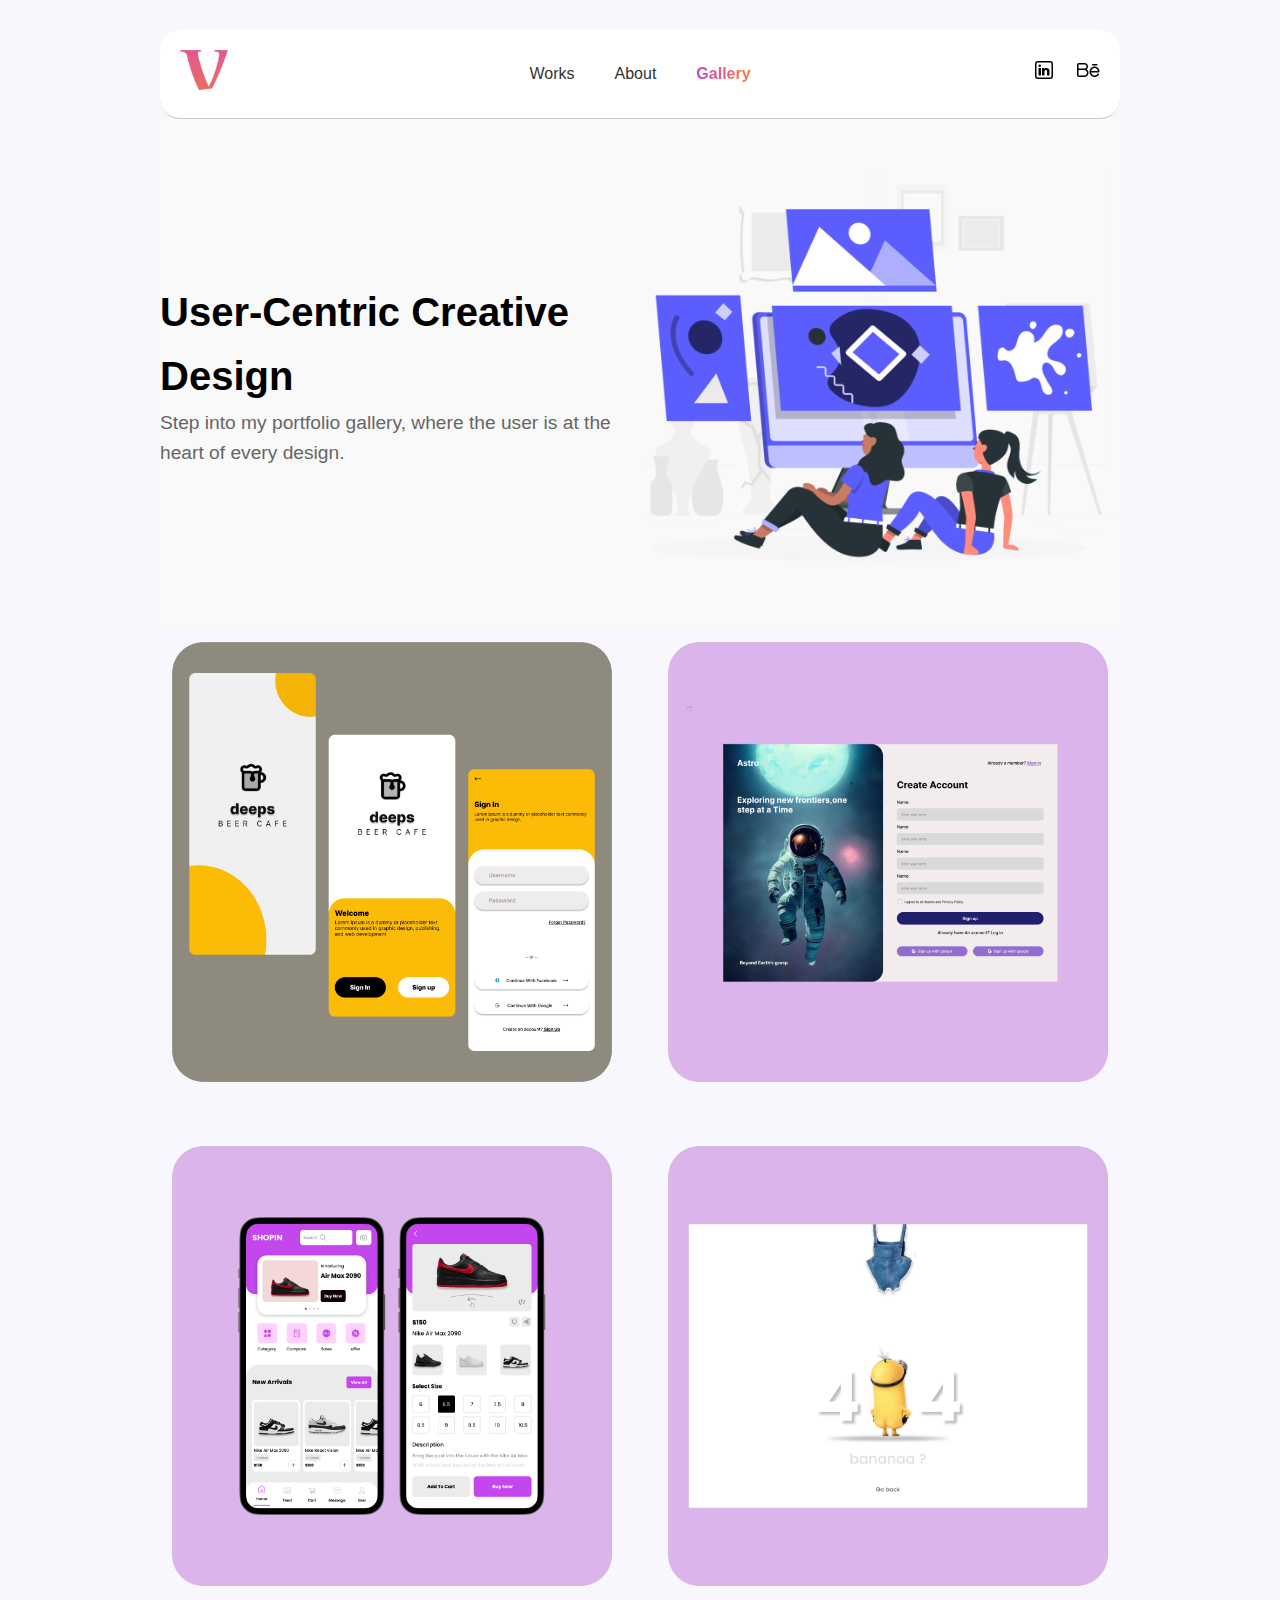
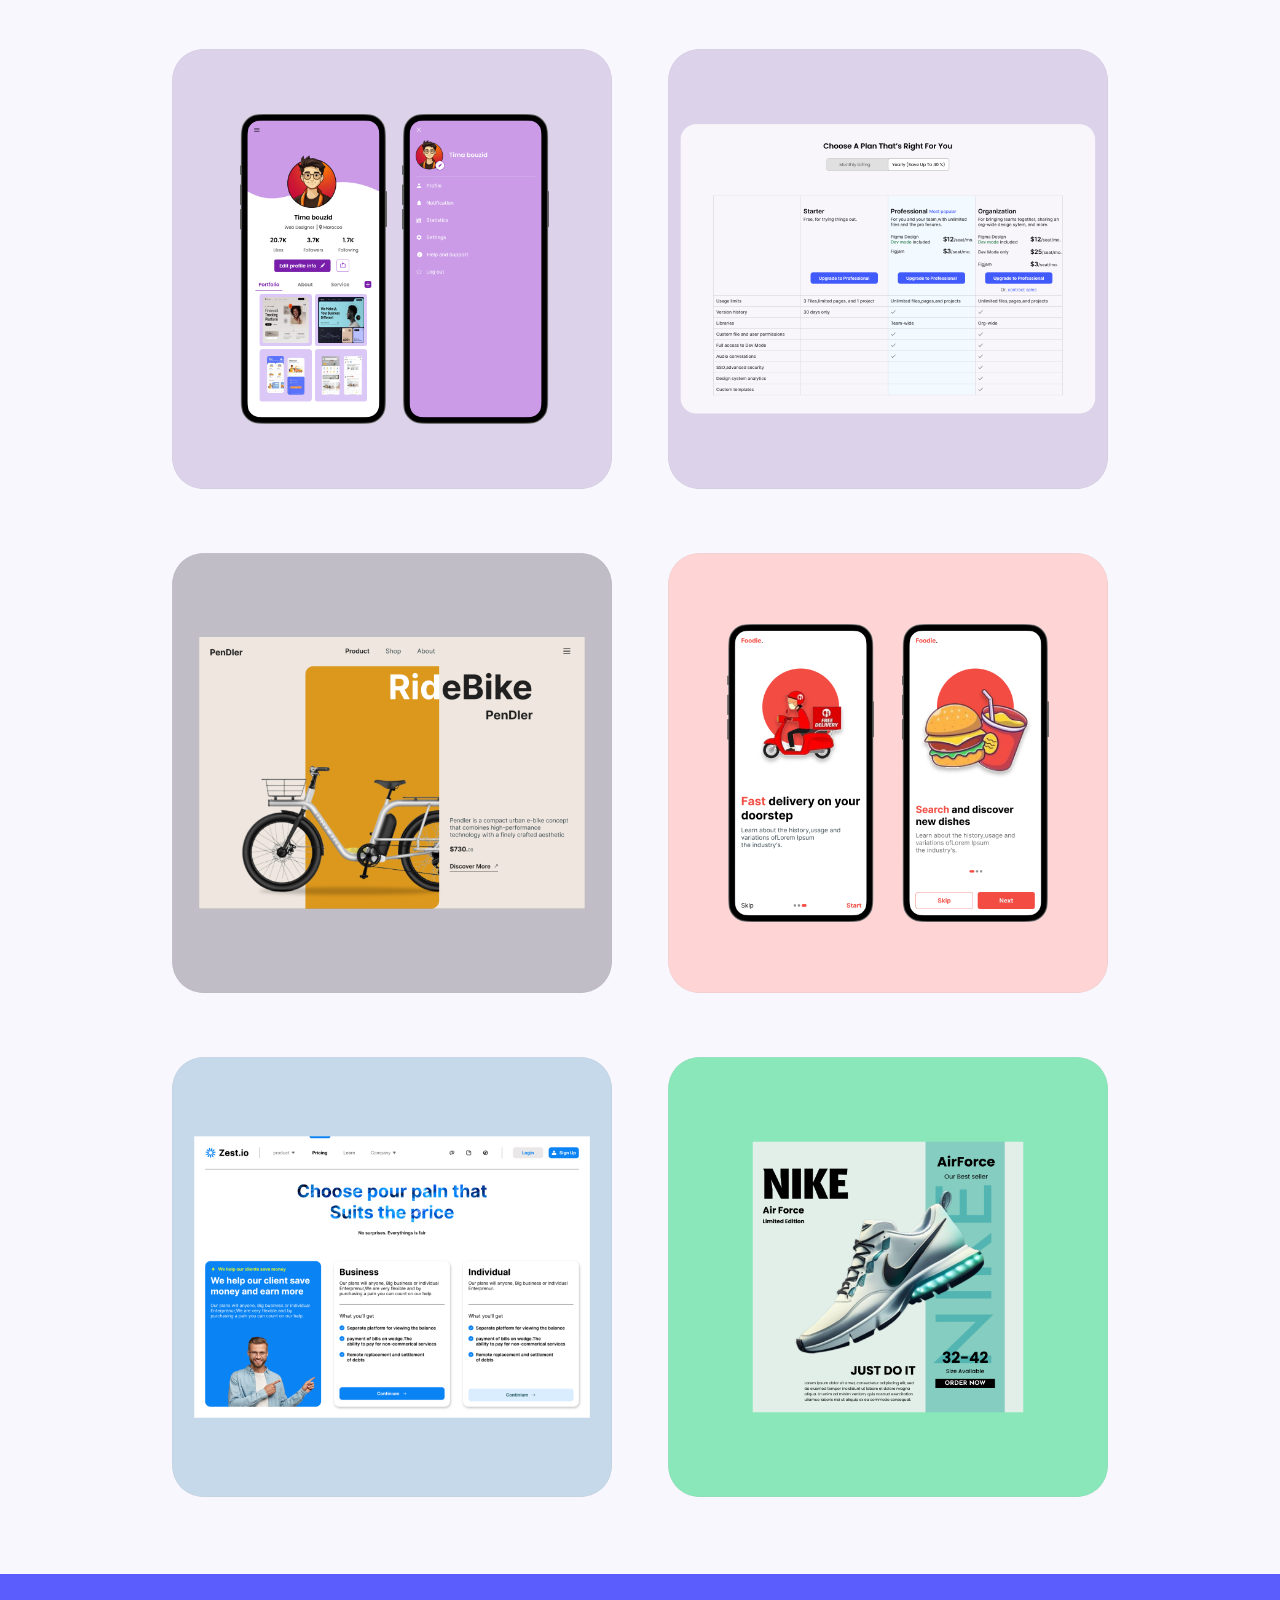
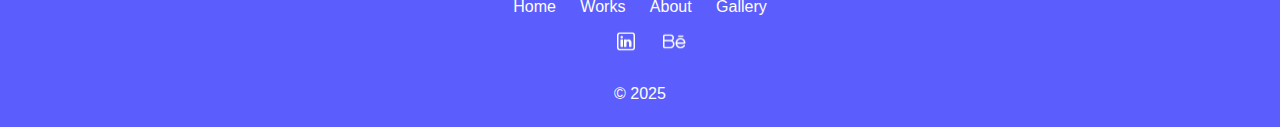
<file: Gallery.html>
<!DOCTYPE html>
<html lang="en">
<head>
    <meta charset="UTF-8">
    <meta name="viewport" content="width=device-width, initial-scale=1.0">
    <title>vishnu's Portfolio</title>
    <link rel="icon" type="image/png" href="Images/Profile/vishnupoto.png">
    <link rel="stylesheet" href="Css/GalleryStyle.css">
    <script src="Js/script.js" defer></script>
</head>
<body>
    <div class="Content">
        <header>
            <nav class="navbar">
                <a class="logo" href="index.html">
                    <img src="Images/vlogo.png" alt="Logo">
                </a>
                <ul class="nav-links">
                    <li><a href="Services.html">Works</a></li>
                    <li><a href="About.html">About</a></li>
                    <li><a href="Gallery.html" class="Service">Gallery</a></li>
                </ul>
                <div class="social">
                    <a href="https://www.linkedin.com/in/vishnu21072003?utm_source=share&utm_campaign=share_via&utm_content=profile&utm_medium=android_app" class="social-icon" target="_blank"><img src="Images/LinkedIn.png" alt="LinkedIn" width="24px" height="24px"></a>
                    <a href="https://www.behance.net/vishnuravichandran21" class="social-icon" target="_blank"><img src="Images/Behance.png" alt="Behance" width="24px" height="24px"></a>
                    <!--<a href="https://www.instagram.com/uiux.designdazzle?igsh=eHFyc3NlMGcxOTBs" class="social-icon" target="_blank"><img src="Images/Instagram.png" alt="Instagram" width="24px" height="24px"></a>-->
                </div>
                <div class="hamburger">
                    <span></span>
                    <span></span>
                    <span></span>
                </div>
            </nav>
        </header>
        <!--Hero Section start-->
        <section class="hero">
            <div class="hero-content">
                <h1 class="hero-con">User-Centric Creative Design</h1>
                <p class="hero-body">Step into my portfolio gallery, where the user is at the heart of every design.</p>
            </div>
            <div class="hero-image">
                <img src="Images/gallery.png" alt="Hero Image">
            </div>
        </section>
        <!--Hero Section end-->
        <div>
            <main>
                <div class="grid-container">
                    <div class="grid-item">
                        <img src="Images/g-1.png" alt="App 1">
                    </div>
                    <div class="grid-item">
                        <img src="Images/g-2.png" alt="App 2">
                    </div>
                    <div class="grid-item">
                        <img src="Images/g-3.png" alt="App 2">
                    </div>
                    <div class="grid-item">
                        <img src="Images/g-4.png" alt="App 1">
                    </div>
                    <div class="grid-item">
                        <img src="Images/g-5.png" alt="App 2">
                    </div>
                    <div class="grid-item">
                        <img src="Images/g-6.png" alt="App 2">
                    </div>
                    <div class="grid-item">
                        <img src="Images/g-7.png" alt="App 1">
                    </div>
                    <div class="grid-item">
                        <img src="Images/g-8.png" alt="App 2">
                    </div>
                    <div class="grid-item">
                        <img src="Images/g-9.png" alt="App 2">
                    </div>
                    <div class="grid-item">
                        <img src="Images/g-10.png" alt="App 1">
                    </div>
                   <!-- <div class="grid-item">
                        <img src="Images/Gallery-22.png" alt="App 2">
                    </div>
                    <div class="grid-item">
                        <img src="Images/Gallery-18.png" alt="App 2">
                    </div>
                    <div class="grid-item">
                        <img src="Images/Gallery-40.png" alt="App 1">
                    </div>
                    <div class="grid-item">
                        <img src="Images/Gallery-36.png" alt="App 2">
                    </div>
                    <div class="grid-item">
                        <img src="Images/Gallery-30.png" alt="App 2">
                    </div>
                    <div class="grid-item">
                        <img src="Images/Gallery-25.png" alt="App 1">
                    </div>
                    <div class="grid-item">
                        <img src="Images/Gallery-21.png" alt="App 2">
                    </div>
                    <div class="grid-item">
                        <img src="Images/Gallery-17.png" alt="App 2">
                    </div>
                    <div class="grid-item">
                        <img src="Images/Gallery-38.png" alt="App 1">
                    </div>
                    <div class="grid-item">
                        <img src="Images/Gallery-32.png" alt="App 2">
                    </div>
                    <div class="grid-item">
                        <img src="Images/Gallery-13.png" alt="App 2">
                    </div>
                    <div class="grid-item">
                        <img src="Images/Gallery-23.png" alt="App 1">
                    </div>
                    <div class="grid-item">
                        <img src="Images/Gallery-35.png" alt="App 2">
                    </div>
                    <div class="grid-item">
                        <img src="Images/Gallery-29.png" alt="App 2">
                    </div>
                    <div class="grid-item">
                        <img src="Images/Gallery-20.png" alt="App 1">
                    </div>
                    <div class="grid-item">
                        <img src="Images/Gallery-16.png" alt="App 2">
                    </div>
                    <div class="grid-item">
                        <img src="Images/Gallery-19.png" alt="App 2">
                    </div>
                    <div class="grid-item">
                        <img src="Images/Gallery-34.png" alt="App 1">
                    </div>
                    <div class="grid-item">
                        <img src="Images/Gallery-28.png" alt="App 2">
                    </div>
                    <div class="grid-item">
                        <img src="Images/Gallery-15.png" alt="App 2">
                    </div>
                    <div class="grid-item">
                        <img src="Images/Gallery-12.png" alt="App 1">
                    </div>
                    <div class="grid-item">
                        <img src="Images/Gallery-04.png" alt="App 2">
                    </div>
                    <div class="grid-item">
                        <img src="Images/Gallery-08.png" alt="App 2">
                    </div>
                    <div class="grid-item">
                        <img src="Images/Gallery-11.png" alt="App 1">
                    </div>
                    <div class="grid-item">
                        <img src="Images/Gallery-07.png" alt="App 2">
                    </div>
                    <div class="grid-item">
                        <img src="Images/Gallery-03.png" alt="App 2">
                    </div>
                    <div class="grid-item">
                        <img src="Images/Gallery-09.png" alt="App 1">
                    </div>
                    <div class="grid-item">
                        <img src="Images/Gallery-05.png" alt="App 2">
                    </div>
                    <div class="grid-item">
                        <img src="Images/Gallery-01.png" alt="App 2">
                    </div>
                    <div class="grid-item">
                        <img src="Images/Gallery-10.png" alt="App 1">
                    </div>
                    <div class="grid-item">
                        <img src="Images/Gallery-06.png" alt="App 2">
                    </div>
                    <div class="grid-item">
                        <img src="Images/Gallery-02.png" alt="App 2">
                    </div>-->
                </div>
                <br>
            </main>
        </div>       
    </div>    
    <footer>
        <ul>
            <li><a href="index.html">Home</a></li>
            <li><a href="Services.html">Works</a></li>
            <li><a href="About.html">About</a></li>
            <li><a href="Gallery.html">Gallery</a></li>
        </ul>
        <div>
            <a href="https://www.linkedin.com/in/vishnu21072003?utm_source=share&utm_campaign=share_via&utm_content=profile&utm_medium=android_app" class="social-icon" target="_blank"><img src="Images/LinkedIn1.png" alt="LinkedIn" width="24px" height="24px"></a>
            <a href="https://www.behance.net/vishnuravichandran21" class="social-icon" target="_blank"><img src="Images/Behance1.png" alt="Behance" width="24px" height="24px"></a>
            <!--<a href="https://www.instagram.com/uiux.designdazzle?igsh=eHFyc3NlMGcxOTBs" class="social-icon" target="_blank"><img src="Images/Instagram1.png" alt="Instagram" width="24px" height="24px"></a>-->
        </div>
        <p>&copy; 2025</p>
    </footer>
</body>
</html>
</file>
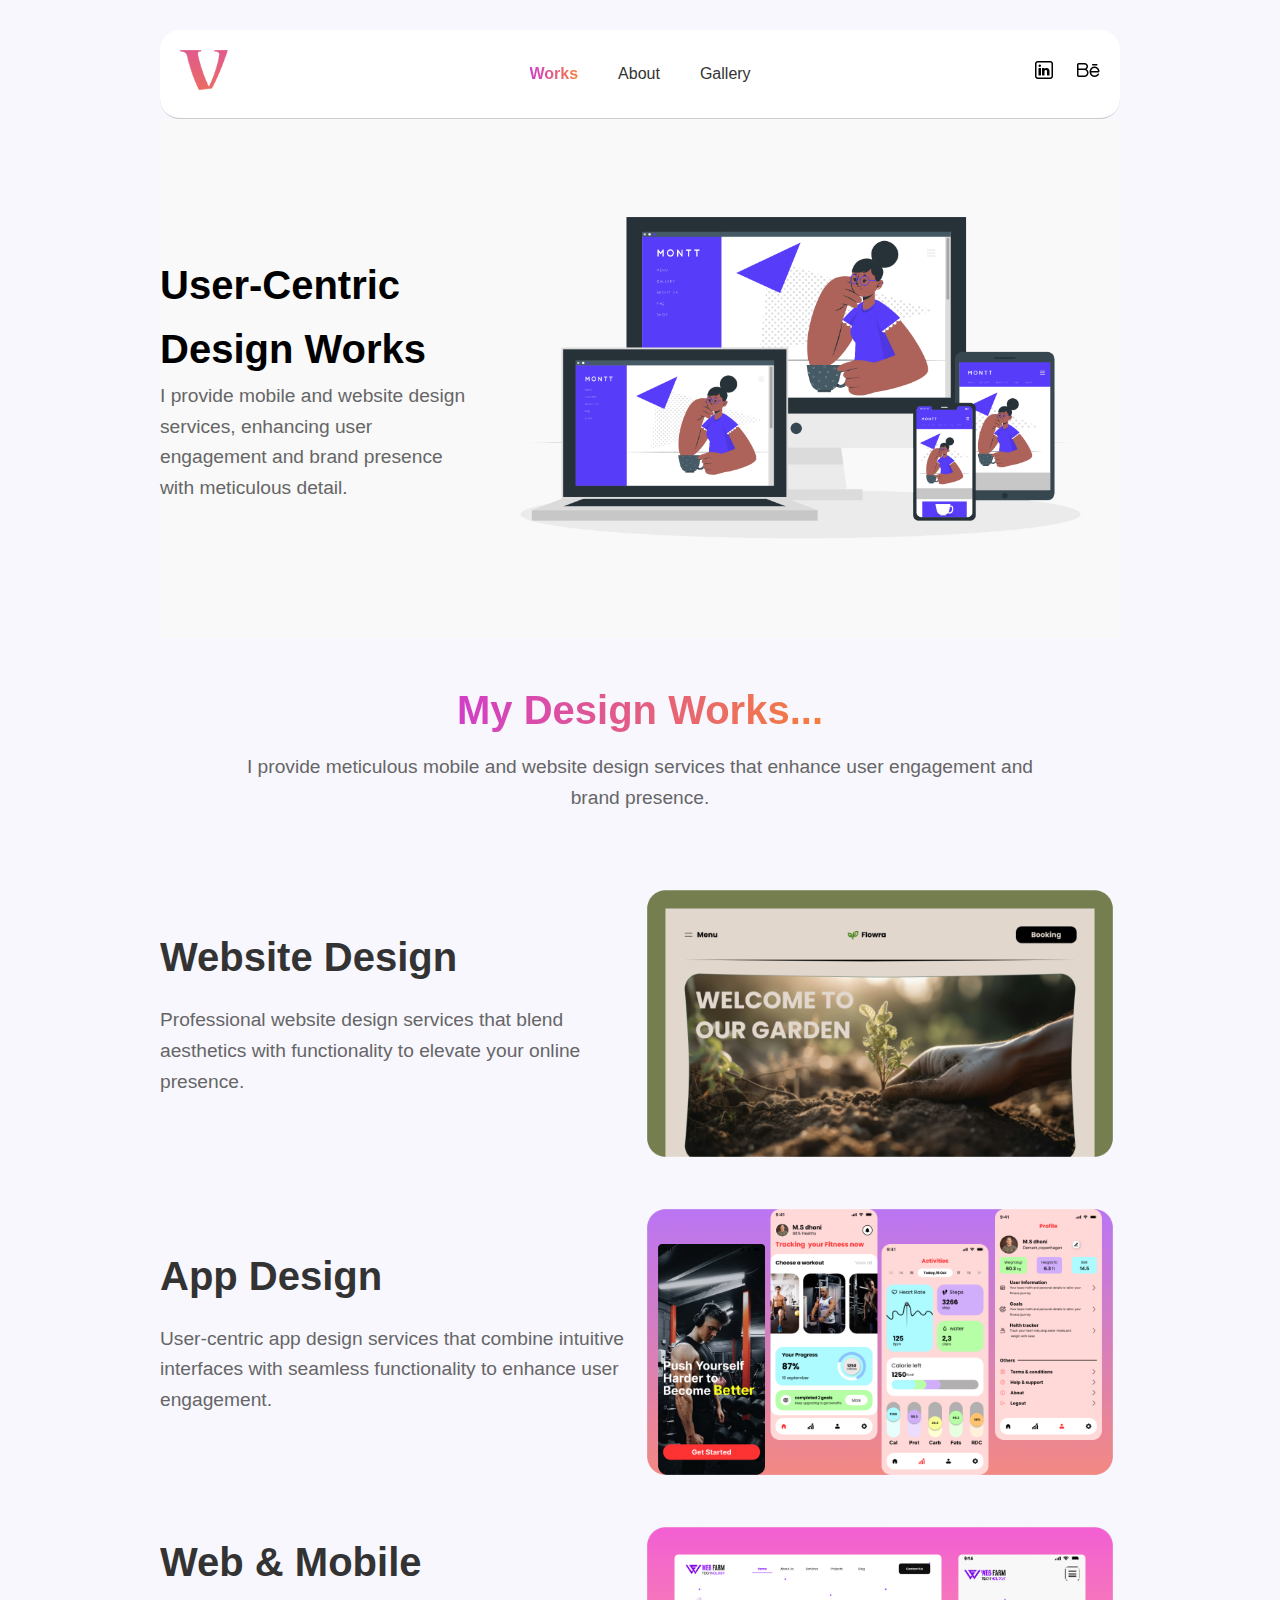
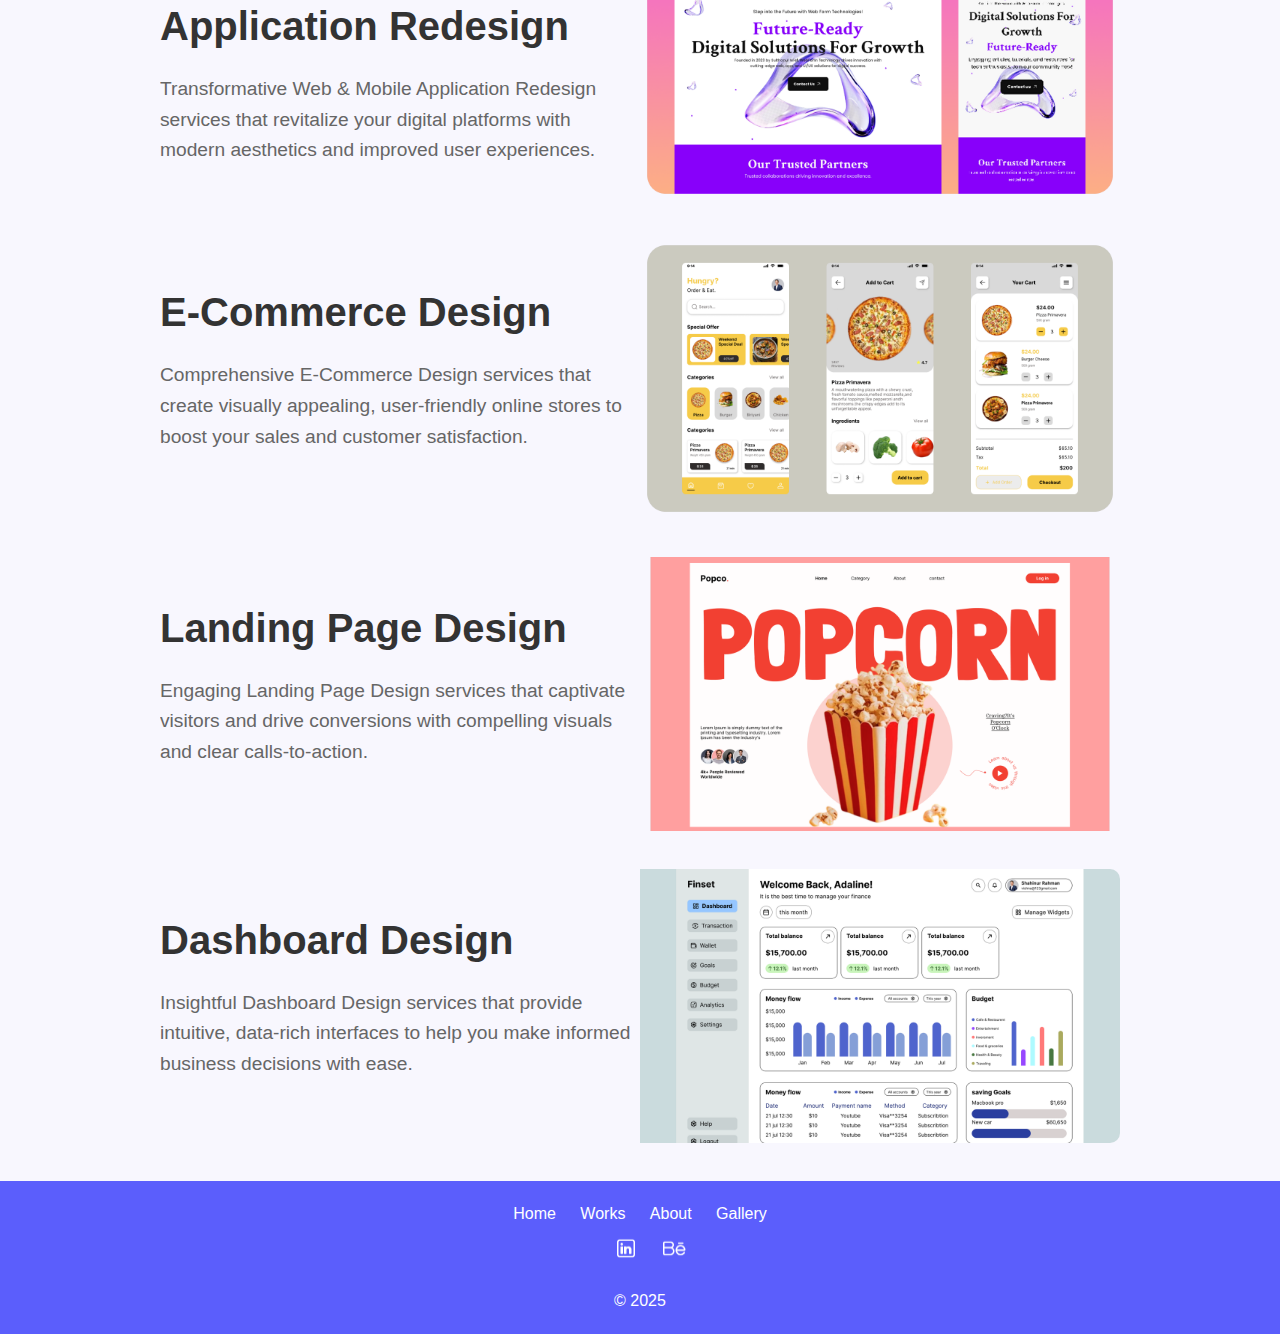
<file: Services.html>
<!DOCTYPE html>
<html lang="en">
<head>
    <meta charset="UTF-8">
    <meta name="viewport" content="width=device-width, initial-scale=1.0">
    <title>vishnu's Portfolio</title>
    <link rel="icon" type="image/png" href="Images/Profile/vishnupoto.png">
    <link rel="stylesheet" href="Css/ServiceStyle.css">
    <script src="Js/script.js" defer></script>
</head>
<body>
    <div class="Content">
        <header>
            <nav class="navbar">
                <a class="logo" href="index.html">
                    <img src="Images/vlogo.png" alt="Logo">
                </a>
                <ul class="nav-links">
                    <li><a href="Services.html" class="Service">Works</a></li>
                    <li><a href="About.html">About</a></li>
                    <li><a href="Gallery.html">Gallery</a></li>
                </ul>
                <div class="social">
                    <a href="https://www.linkedin.com/in/vishnu21072003?utm_source=share&utm_campaign=share_via&utm_content=profile&utm_medium=android_app" class="social-icon" target="_blank"><img src="Images/LinkedIn.png" alt="LinkedIn" width="24px" height="24px"></a>
                    <a href="https://www.behance.net/vishnuravichandran21" class="social-icon" target="_blank"><img src="Images/Behance.png" alt="Behance" width="24px" height="24px"></a>
                    <!--<a href="https0://www.instagram.com/uiux.designdazzle?igsh=eHFyc3NlMGcxOTBs" class="social-icon" target="_blank"><img src="Images/Instagram.png" alt="Instagram" width="24px" height="24px"></a>-->
                </div>
                <div class="hamburger">
                    <span></span>
                    <span></span>
                    <span></span>
                </div>
            </nav>
        </header>
        <!--Hero Section start-->
        <section class="hero">
            <div class="hero-content">
                <h1 class="hero-con">User-Centric Design Works</h1>
                <p class="hero-body">I provide mobile and website design services, enhancing user engagement and brand presence with meticulous detail.</p>
            </div>
            <div class="hero-image">
                <img src="Images/Service-hero.png" alt="Hero Image">
            </div>
        </section>
        <!--Hero Section end-->
        <div class="project">
            <h1><span>My Design Works...</span></h1>
            <p>I provide meticulous mobile and website design services that enhance user engagement and brand presence.</p>
        </div>
        <div class="container">
            <div class="text-content">
                <h1>Website Design</h1>
                <p>Professional website design services that blend aesthetics with functionality to elevate your online presence.</p>
                <!-- <div class="view-more-container"> 
                    <a href="#" class="view-more">View More</a><img src="Images/arrow1.png"  width="24px" height="24px"/>
                </div> -->
            </div>
            <div class="image-content">
                <img src="Images/work3.png" alt="Google Pay App Design">
            </div>
        </div>
        <div class="container">
            <div class="text-content">
                <h1>App Design</h1>
                <p>User-centric app design services that combine intuitive interfaces with seamless functionality to enhance user engagement.</p>
                <!-- <div class="view-more-container"> 
                    <a href="#" class="view-more">View More</a><img src="Images/arrow1.png"  width="24px" height="24px"/>
                </div> -->
            </div>
            <div class="image-content">
                <img src="Images/work2.png" alt="Google Pay App Design">
            </div>
        </div>
        <div class="container">
            <div class="text-content">
                <h1>Web & Mobile Application Redesign</h1>
                <p>Transformative Web & Mobile Application Redesign services that revitalize your digital platforms with modern aesthetics and improved user experiences.</p>
                <!-- <div class="view-more-container"> 
                    <a href="#" class="view-more">View More</a><img src="Images/arrow1.png"  width="24px" height="24px"/>
                </div> -->
            </div>
            <div class="image-content">
                <img src="Images/work1.png" alt="Google Pay App Design">
            </div>
        </div>
        <div class="container">
            <div class="text-content">
                <h1>E-Commerce Design</h1>
                <p>Comprehensive E-Commerce Design services that create visually appealing, user-friendly online stores to boost your sales and customer satisfaction.</p>
                <!-- <div class="view-more-container"> 
                    <a href="#" class="view-more">View More</a><img src="Images/arrow1.png"  width="24px" height="24px"/>
                </div> -->
            </div>
            <div class="image-content">
                <img src="Images/work6.png" alt="Google Pay App Design">
            </div>
        </div>

        <div class="container">
            <div class="text-content">
                <h1>Landing Page Design</h1>
                <p>Engaging Landing Page Design services that captivate visitors and drive conversions with compelling visuals and clear calls-to-action.</p>
                <!-- <div class="view-more-container"> 
                    <a href="#" class="view-more">View More</a><img src="Images/arrow1.png"  width="24px" height="24px"/>
                </div> -->
            </div>
            <div class="image-content">
                <img src="Images/work4.png" alt="Google Pay App Design">
            </div>
        </div>
        <div class="container">
            <div class="text-content">
                <h1>Dashboard Design</h1>
                <p>Insightful Dashboard Design services that provide intuitive, data-rich interfaces to help you make informed business decisions with ease.</p>
                <!-- <div class="view-more-container"> 
                    <a href="#" class="view-more">View More</a><img src="Images/arrow1.png"  width="24px" height="24px"/>
                </div> -->
            </div>
            <div class="image-content">
                <img src="Images/work5.png" alt="Google Pay App Design">
            </div>
        </div>    
    </div>    
    <footer>
        <ul>
            <li><a href="index.html">Home</a></li>
            <li><a href="Services.html">Works</a></li>
            <li><a href="About.html">About</a></li>
            <li><a href="Gallery.html">Gallery</a></li>
        </ul>
        <div>
            <a href="https://www.linkedin.com/in/vishnu21072003?utm_source=share&utm_campaign=share_via&utm_content=profile&utm_medium=android_app" class="social-icon" target="_blank"><img src="Images/LinkedIn1.png" alt="LinkedIn" width="24px" height="24px"></a>
            <a href="https://www.behance.net/vishnuravichandran21" class="social-icon" target="_blank"><img src="Images/Behance1.png" alt="Behance" width="24px" height="24px"></a>
           <!-- <a href="https://www.instagram.com/uiux.designdazzle?igsh=eHFyc3NlMGcxOTBs" class="social-icon" target="_blank"><img src="Images/Instagram1.png" alt="Instagram" width="24px" height="24px"></a>-->
        </div>
        <p>&copy; 2025</p>
    </footer>
</body>
</html>
</file>
<file: Css/GalleryStyle.css>
* {
    margin: 0;
    padding: 0;
    box-sizing: border-box;
}

body {
    font-family: 'Segoe UI', Tahoma, Geneva, Verdana, sans-serif, sans-serif;
    color: #333;
    background-color: #F8F7FE;
    line-height: 1.6;
}
.Content{
    margin: 30px 160px 0 160px;
}

header {
    position: sticky;
    background-color: #ffffff;
    padding: 20px;
    border-bottom: 1px solid #ccc;
    border-radius: 20px;
}

.navbar {
    display: flex;
    justify-content: space-between;
    align-items: center;
    position: relative;
}

.logo img {
    height: 40px;
}

.nav-links .Service{
    font-weight: 700;
    background: linear-gradient(to right, #D23EC8, #F57E3B);
    -webkit-background-clip: text;
    background-clip: text;
    color: transparent;
}

.nav-links {
    display: flex;
    list-style: none;
}

.nav-links li {
    margin-left: 40px;
}

.nav-links li a {
    text-decoration: none;
    color: #333;
    font-weight: 500;
}

.social {
    display: flex;
}

.social-icon {
    margin-left: 20px;
    text-decoration: none;
    color: #333;
}

.hamburger {
    display: none;
    flex-direction: column;
    cursor: pointer;
}

.hamburger span {
    height: 2px;
    width: 25px;
    background: #333;
    margin: 4px;
    border-radius: 5px;
}

.hero {
    display: flex;
    justify-content: space-between;
    align-items: center;
    padding: 50px 0px;
    background-color: #f9f9f9;
}

.hero-content {
    max-width: 50%;
}

.hero-content h1{
    text-transform: capitalize;
    font-size: 2.5em;
    color: #000;
}

.hero-content h1 span{
    color: #5B5EFC;
    margin-bottom: 20px;
}

.hero-content h2 {
    font-size: 2em;
    background: linear-gradient(to right, #D23EC8, #F57E3B);
    -webkit-background-clip: text;
    background-clip: text;
    color: transparent;
    
}

.hero-content h2 span {
    background: linear-gradient(to right, #D23EC8, #F57E3B);
    -webkit-background-clip: text;
    background-clip: text;
    color: transparent;
}

.hero-image img {
    max-width: 100%;
    height: auto;
}

div h1 {
    font-size: 2.5rem;
    margin: 0;
}

div h1 span {
    background: linear-gradient(to right, #D23EC8, #F57E3B);
    -webkit-background-clip: text;
    background-clip: text;
    color: transparent;
}

div .hero-body{
    font-size: 1.2rem;
    color: #666;
}

div p {
    font-size: 1.2rem;
    color: #fff;
}


div button {
    margin-top: 20px;
    background-color: #573CFA;
    color: #fff;
    border: none;
    padding: 0.75rem 1.5rem;
    font-size: 1rem;
    cursor: pointer;
    border-radius: 5px;
    transition: background-color 0.3s;
}

div button:hover {
    background-color: #0056b3;
}

main {
    padding-bottom: 2rem;
}

.grid-container {
    display: grid;
    grid-template-columns: repeat(auto-fill, minmax(400px, 1fr));
    gap: 2rem;
}

.grid-item {
    background-color: none;
   
}

.grid-item img {
    width: 100%;
    box-shadow: 0 rgba(0, 0, 0, 0.1);
}

.project{
    margin: 40px auto;
    text-align: center;
    margin-bottom: 70px;
}

.project h1 {
    font-size: 2.5rem;
    margin-bottom: 10px;
}

.project h1 span {
    background: linear-gradient(to right, #D23EC8, #F57E3B);
    -webkit-background-clip: text;
    background-clip: text;
    color: transparent;
}

.project p {
    margin: 0 auto;
    font-size: 1.2rem;
    color: #666;
    max-width: 800px;
}
.container {
    display: flex;
    flex-direction: row;
    align-items: center;
    overflow: hidden;
    max-width: 1600px;
    margin-bottom: 30px;
}

.text-content {
    padding: 2rem;
    flex: 1;
}

.text-content h2 {
    background: linear-gradient(to right, #D23EC8, #F57E3B);
    -webkit-background-clip: text;
    background-clip: text;
    color: transparent;
    font-size: 1rem;
    text-transform: uppercase;
}

.text-content h1 {
    font-size: 2.5rem;
    margin: 0;
    margin-bottom: 1rem;
}

.text-content p {
    font-size: 1.2rem;
    color: #666;
    margin-bottom: 2rem;
}

.container .text-content .view-more-container{
    display: flex;
    align-items: center;
}

.view-more {
    font-size: 1rem;
    background: linear-gradient(to right, #D23EC8, #F57E3B);
    -webkit-background-clip: text;
    background-clip: text;
    color: transparent;
    text-decoration: none;
    font-weight: bold;
    align-items: center;
    margin-right: 0.5rem;
}

.view-more:hover {
    text-decoration: underline;
}

.image-content {
    flex: 1;
}

.image-content img {
    width: 100%;
    height: auto;
    border-top-right-radius: 10px;
    border-bottom-right-radius: 10px;
}

footer {
    background: #5B5EFC;
    color: #fff;
    padding: 20px;
    text-align: center;
}

footer div{
    margin-bottom: 20px;
}

footer ul {
    list-style: none;
    padding: 0;
    margin-bottom: 10px;
}

footer ul li {
    display: inline;
    margin: 0 10px;
}

footer ul li a {
    color: #fff;
    text-decoration: none;
}

footer p{
    font-size: 1rem;
}

@media (max-width: 768px) {
    .nav-links,
    .social {
        display: none;
    }

    .Content{
        margin: 20px 30px 0 30px;
    }

    .nav-links.mobile-nav {
        display: flex;
        flex-direction: column;
        width: 100%;
        position: absolute;
        top: 60px;
        left: 0;
        background-color: white;
        border-top: 1px solid #ccc;
    }

    .nav-links.mobile-nav li {
        text-align: center;
        margin: 10px 0;
    }

    .social.mobile-nav {
        display: flex;
        justify-content: center;
        margin-top: 10px;
    }

    .hamburger {
        display: flex;
    }

    .hero {
        flex-direction: column;
        text-align: center;
    }

    .hero-content {
        max-width: 100%;
    }

    .hero-image {
        margin-top: 20px;
    }

    .hero-content h1{
        text-transform: capitalize;
        font-size: 2em;
        color: #000;
        margin-bottom: 20px;
    }

    div h1 {
        font-size: 2rem;
        margin: 0;
    }

    .project h1 {
        font-size: 2rem;
        margin: 0;
    }

    .container {
        flex-direction: column;
    }

    .image-content img {
        align-items: center;
        border-radius: 0;
        border-bottom-left-radius: 10px;
        border-bottom-right-radius: 10px;
    }
    .grid-container {
        display: grid;
        grid-template-columns: repeat(auto-fill, minmax(190px, 1fr));
        gap: 1rem;
        align-items: center;
        margin-bottom: 1rem;
    }
}
</file>
<file: Css/ServiceStyle.css>
* {
    margin: 0;
    padding: 0;
    box-sizing: border-box;
}

body {
    font-family: 'Segoe UI', Tahoma, Geneva, Verdana, sans-serif, sans-serif;
    color: #333;
    background-color: #F8F7FE;
    line-height: 1.6;
}
.Content{
    margin: 30px 160px 0 160px;
}

header {
    position: sticky;
    background-color: #ffffff;
    padding: 20px;
    border-bottom: 1px solid #ccc;
    border-radius: 20px;
}

.navbar {
    display: flex;
    justify-content: space-between;
    align-items: center;
    position: relative;
}

.logo img {
    height: 40px;
}

.nav-links {
    display: flex;
    list-style: none;
}

.nav-links li {
    margin-left: 40px;
}

.nav-links li a {
    text-decoration: none;
    color: #333;
    font-weight: 500;
}

.nav-links .Service{
    font-weight: 700;
    background: linear-gradient(to right, #D23EC8, #F57E3B);
    -webkit-background-clip: text;
    background-clip: text;
    color: transparent;
}

.social {
    display: flex;
}

.social-icon {
    margin-left: 20px;
    text-decoration: none;
    color: #333;
}

.hamburger {
    display: none;
    flex-direction: column;
    cursor: pointer;
}

.hamburger span {
    height: 2px;
    width: 25px;
    background: #333;
    margin: 4px;
    border-radius: 5px;
}

.hero {
    display: flex;
    justify-content: space-between;
    align-items: center;
    padding: 50px 0px;
    background-color: #f9f9f9;
}

.hero-content {
    max-width: 50%;
}

.hero-content h1{
    text-transform: capitalize;
    font-size: 2.5em;
    color: #000;
}

.hero-content h1 span{
    color: #5B5EFC;
    margin-bottom: 20px;
}

.hero-content h2 {
    font-size: 2em;
    background: linear-gradient(to right, #D23EC8, #F57E3B);
    -webkit-background-clip: text;
    background-clip: text;
    color: transparent;
    
}

.hero-content h2 span {
    background: linear-gradient(to right, #D23EC8, #F57E3B);
    -webkit-background-clip: text;
    background-clip: text;
    color: transparent;
}

.hero-image img {
    max-width: 100%;
    height: auto;
}

div h1 {
    font-size: 2.5rem;
    margin: 0;
}

div h1 span {
    background: linear-gradient(to right, #D23EC8, #F57E3B);
    -webkit-background-clip: text;
    background-clip: text;
    color: transparent;
}

div .hero-body{
    font-size: 1.2rem;
    color: #666;
}

div p {
    font-size: 1.2rem;
    color: #fff;
}

div button {
    background-color: #573CFA;
    color: #fff;
    border: none;
    padding: 0.75rem 1.5rem;
    font-size: 1rem;
    cursor: pointer;
    border-radius: 5px;
    transition: background-color 0.3s;
}

div button:hover {
    background-color: #0056b3;
}

main {
    padding-bottom: 2rem;
}

.grid-container {
    display: grid;
    grid-template-columns: repeat(auto-fill, minmax(400px, 1fr));
    gap: 1rem;
}

.grid-item {
    background-color: none;
   
}

.grid-item img {
    width: 100%;
    box-shadow: 0 rgba(0, 0, 0, 0.1);
}

.project{
    margin: 40px auto;
    text-align: center;
    margin-bottom: 70px;
}

.project h1 {
    font-size: 2.5rem;
    margin-bottom: 10px;
}

.project h1 span {
    background: linear-gradient(to right, #D23EC8, #F57E3B);
    -webkit-background-clip: text;
    background-clip: text;
    color: transparent;
}

.project p {
    margin: 0 auto;
    font-size: 1.2rem;
    color: #666;
    max-width: 800px;
}
.container {
    display: flex;
    flex-direction: row;
    align-items: center;
    overflow: hidden;
    max-width: 1600px;
    margin-bottom: 30px;
}

.text-content {
    flex: 1;
}

.text-content h2 {
    background: linear-gradient(to right, #D23EC8, #F57E3B);
    -webkit-background-clip: text;
    background-clip: text;
    color: transparent;
    font-size: 1rem;
    text-transform: uppercase;
}

.text-content h1 {
    font-size: 2.5rem;
    margin: 0;
    margin-bottom: 1rem;
}

.text-content p {
    font-size: 1.2rem;
    color: #666;
    margin-bottom: 2rem;
}

.container .text-content .view-more-container{
    display: flex;
    align-items: center;
}

.view-more {
    font-size: 1rem;
    background: linear-gradient(to right, #D23EC8, #F57E3B);
    -webkit-background-clip: text;
    background-clip: text;
    color: transparent;
    text-decoration: none;
    font-weight: bold;
    align-items: center;
    margin-right: 0.5rem;
}

.view-more:hover {
    text-decoration: underline;
}

.image-content {
    flex: 1;
}

.image-content img {
    width: 100%;
    height: auto;
    border-top-right-radius: 10px;
    border-bottom-right-radius: 10px;
}

footer {
    background: #5B5EFC;
    color: #fff;
    padding: 20px;
    text-align: center;
}

footer div{
    margin-bottom: 20px;
}

footer ul {
    list-style: none;
    padding: 0;
    margin-bottom: 10px;
}

footer ul li {
    display: inline;
    margin: 0 10px;
}

footer ul li a {
    color: #fff;
    text-decoration: none;
}

footer p{
    font-size: 1rem;
}

@media (max-width: 768px) {
    .nav-links,
    .social {
        display: none;
    }

    .Content{
        margin: 20px 30px 0 30px;
    }

    .nav-links.mobile-nav {
        display: flex;
        flex-direction: column;
        width: 100%;
        position: absolute;
        top: 60px;
        left: 0;
        background-color: white;
        border-top: 1px solid #ccc;
    }

    .nav-links.mobile-nav li {
        text-align: center;
        margin: 10px 0;
    }

    .social.mobile-nav {
        display: flex;
        justify-content: center;
        margin-top: 10px;
    }

    .hamburger {
        display: flex;
    }

    .hero {
        flex-direction: column;
        text-align: center;
    }

    .hero-content {
        max-width: 100%;
    }

    .hero-content h1{
        text-transform: capitalize;
        font-size: 2em;
        color: #000;
        margin-bottom: 20px;
    }

    div h1 {
        font-size: 2rem;
        margin: 0;
    }

    .project h1 {
        font-size: 2rem;
        margin: 0;
    }

    .container {
        flex-direction: column;
    }

    .image-content img {
        align-items: center;
        border-radius: 0;
        border-bottom-left-radius: 10px;
        border-bottom-right-radius: 10px;
    }
}
</file>
